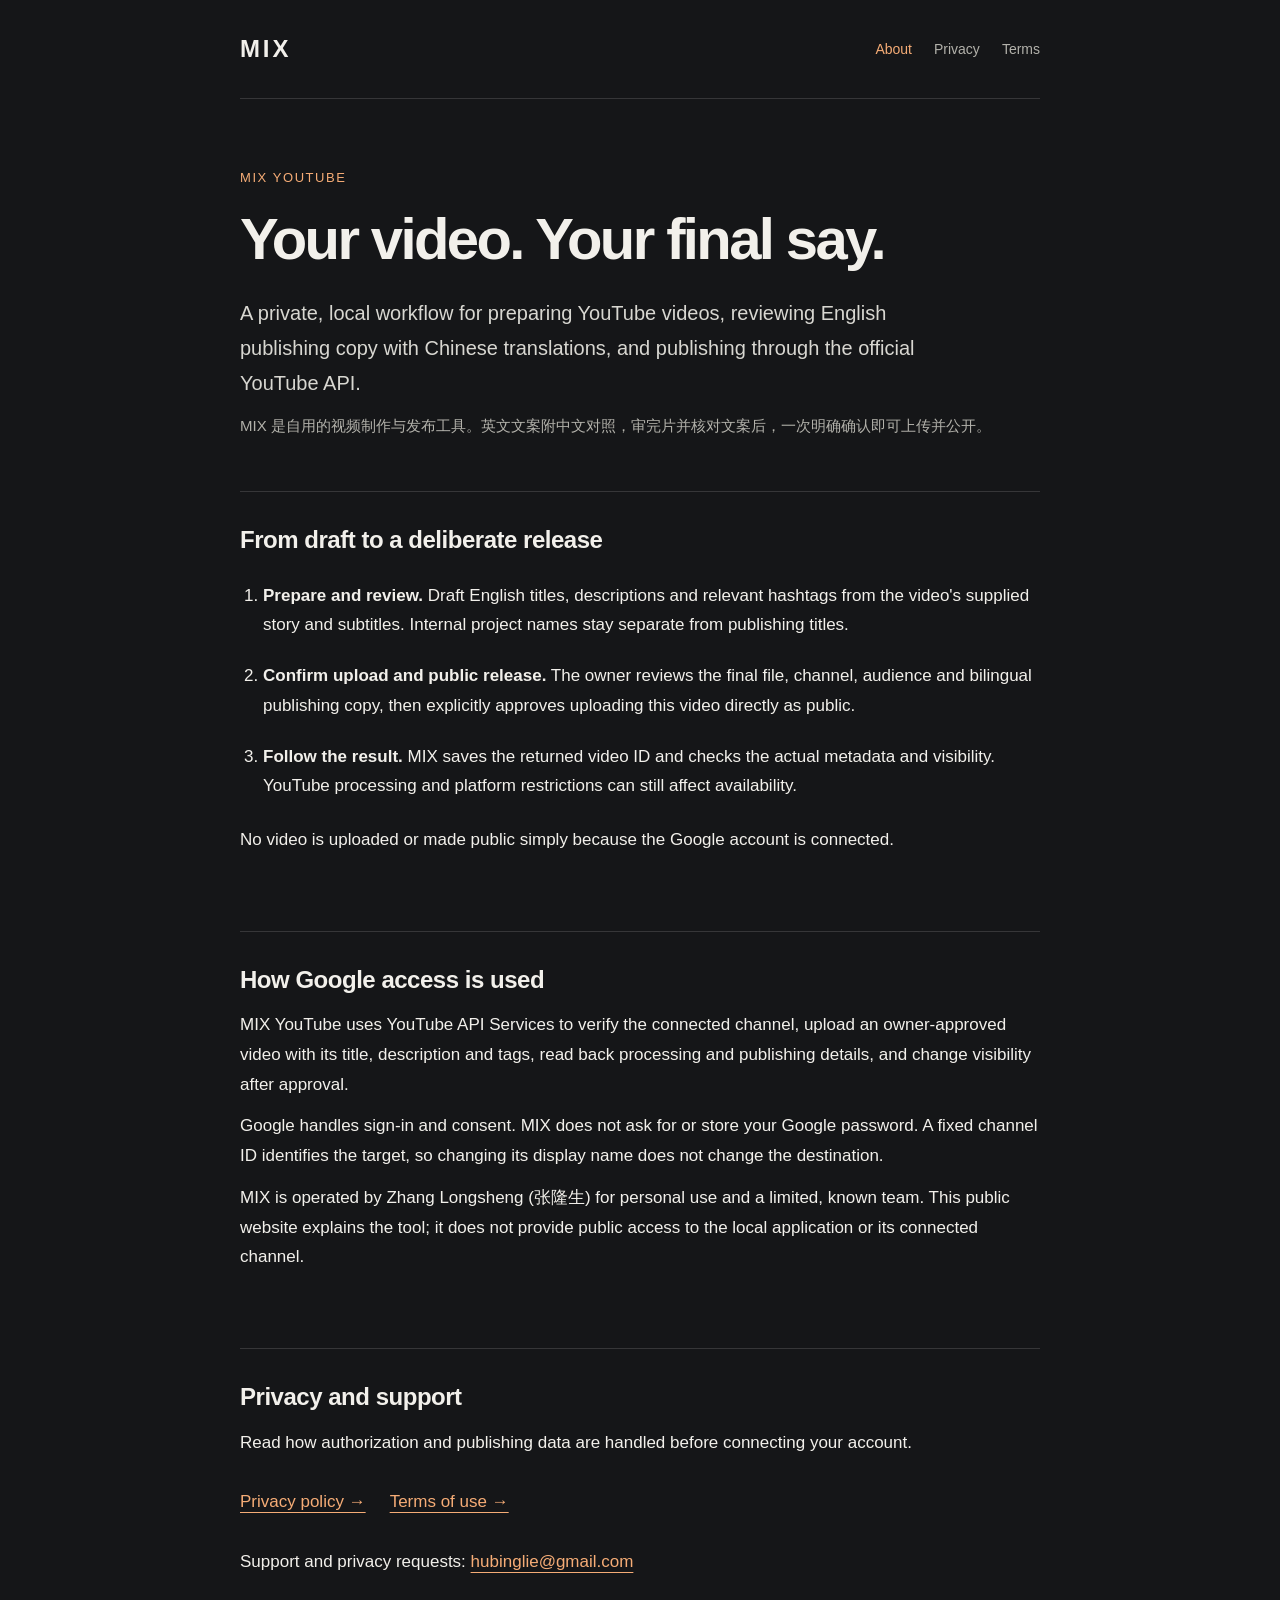
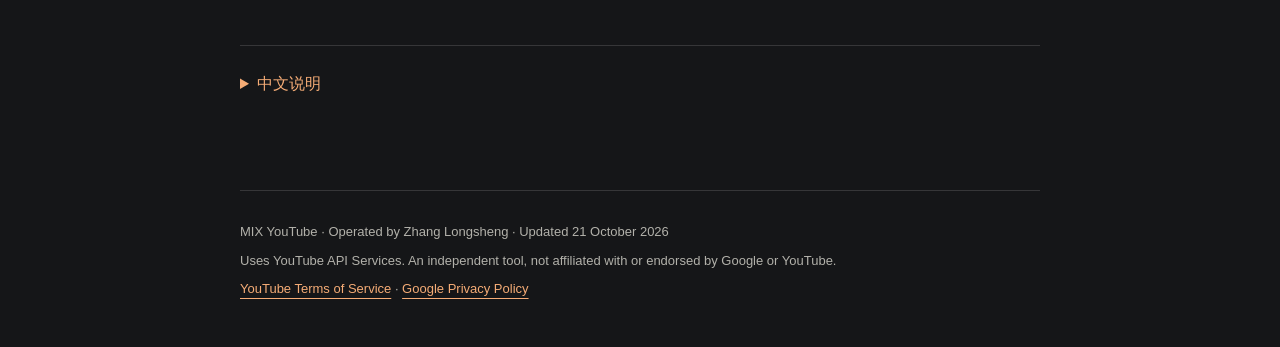
<file: index.html>
<!doctype html>
<html lang="en"><head><meta charset="utf-8"><meta name="google-site-verification" content="ojWZ1QvqROYVFVDHRxy0u-hA9PpCVSo7vSJ7QunUVjw"><meta name="viewport" content="width=device-width,initial-scale=1"><meta name="description" content="MIX YouTube is a private, local video publishing assistant with human review before upload and public release."><title>MIX YouTube · Video publishing with human review</title><link rel="stylesheet" href="site.css"></head>
<body><header><a class="brand" href="./" aria-label="MIX home">MIX</a><nav aria-label="Main navigation"><a href="./" aria-current="page">About</a><a href="privacy.html">Privacy</a><a href="terms.html">Terms</a></nav></header>
<main><div class="intro"><p class="eyebrow">MIX YouTube</p><h1>Your video. Your final say.</h1><p class="lead">A private, local workflow for preparing YouTube videos, reviewing English publishing copy with Chinese translations, and publishing through the official YouTube API.</p><p class="zh" lang="zh-CN">MIX 是自用的视频制作与发布工具。英文文案附中文对照，审完片并核对文案后，一次明确确认即可上传并公开。</p></div>
<section><h2>From draft to a deliberate release</h2><ol class="steps"><li><strong>Prepare and review.</strong> Draft English titles, descriptions and relevant hashtags from the video's supplied story and subtitles. Internal project names stay separate from publishing titles.</li><li><strong>Confirm upload and public release.</strong> The owner reviews the final file, channel, audience and bilingual publishing copy, then explicitly approves uploading this video directly as public.</li><li><strong>Follow the result.</strong> MIX saves the returned video ID and checks the actual metadata and visibility. YouTube processing and platform restrictions can still affect availability.</li></ol><p>No video is uploaded or made public simply because the Google account is connected.</p></section>
<section><h2>How Google access is used</h2><p>MIX YouTube uses YouTube API Services to verify the connected channel, upload an owner-approved video with its title, description and tags, read back processing and publishing details, and change visibility after approval.</p><p>Google handles sign-in and consent. MIX does not ask for or store your Google password. A fixed channel ID identifies the target, so changing its display name does not change the destination.</p><p>MIX is operated by Zhang Longsheng (张隆生) for personal use and a limited, known team. This public website explains the tool; it does not provide public access to the local application or its connected channel.</p></section>
<section><h2>Privacy and support</h2><p>Read how authorization and publishing data are handled before connecting your account.</p><div class="links"><a href="privacy.html">Privacy policy →</a><a href="terms.html">Terms of use →</a></div><p>Support and privacy requests: <a href="mailto:hubinglie@gmail.com">hubinglie@gmail.com</a></p></section>
<details lang="zh-CN"><summary>中文说明</summary><p>MIX 的“运营”负责依据当前视频的选段、剧情资料和字幕生成英文标题、简介、话题标签，并提供中文对照。内部选题名与实际发布标题分开。</p><p>账号连接只允许调用官方接口。操作时核对固定频道 ID，因此频道改名不影响绑定。每次上传前核对成片、双语文案、受众与频道，明确确认“上传并公开”后直接请求公开上传；系统保存视频编号并核对实际结果。平台处理或限制可能影响可播放状态。</p><p>此网页仅提供产品说明和隐私信息，不提供在线登录、上传或账号管理。请通过隐私政策了解数据处理、撤销授权和本地数据删除方式。</p></details>
</main><footer><p>MIX YouTube · Operated by Zhang Longsheng · Updated 21 October 2026</p><p>Uses YouTube API Services. An independent tool, not affiliated with or endorsed by Google or YouTube.</p><p><a href="https://www.youtube.com/t/terms">YouTube Terms of Service</a> · <a href="https://policies.google.com/privacy">Google Privacy Policy</a></p></footer></body></html>
</file>
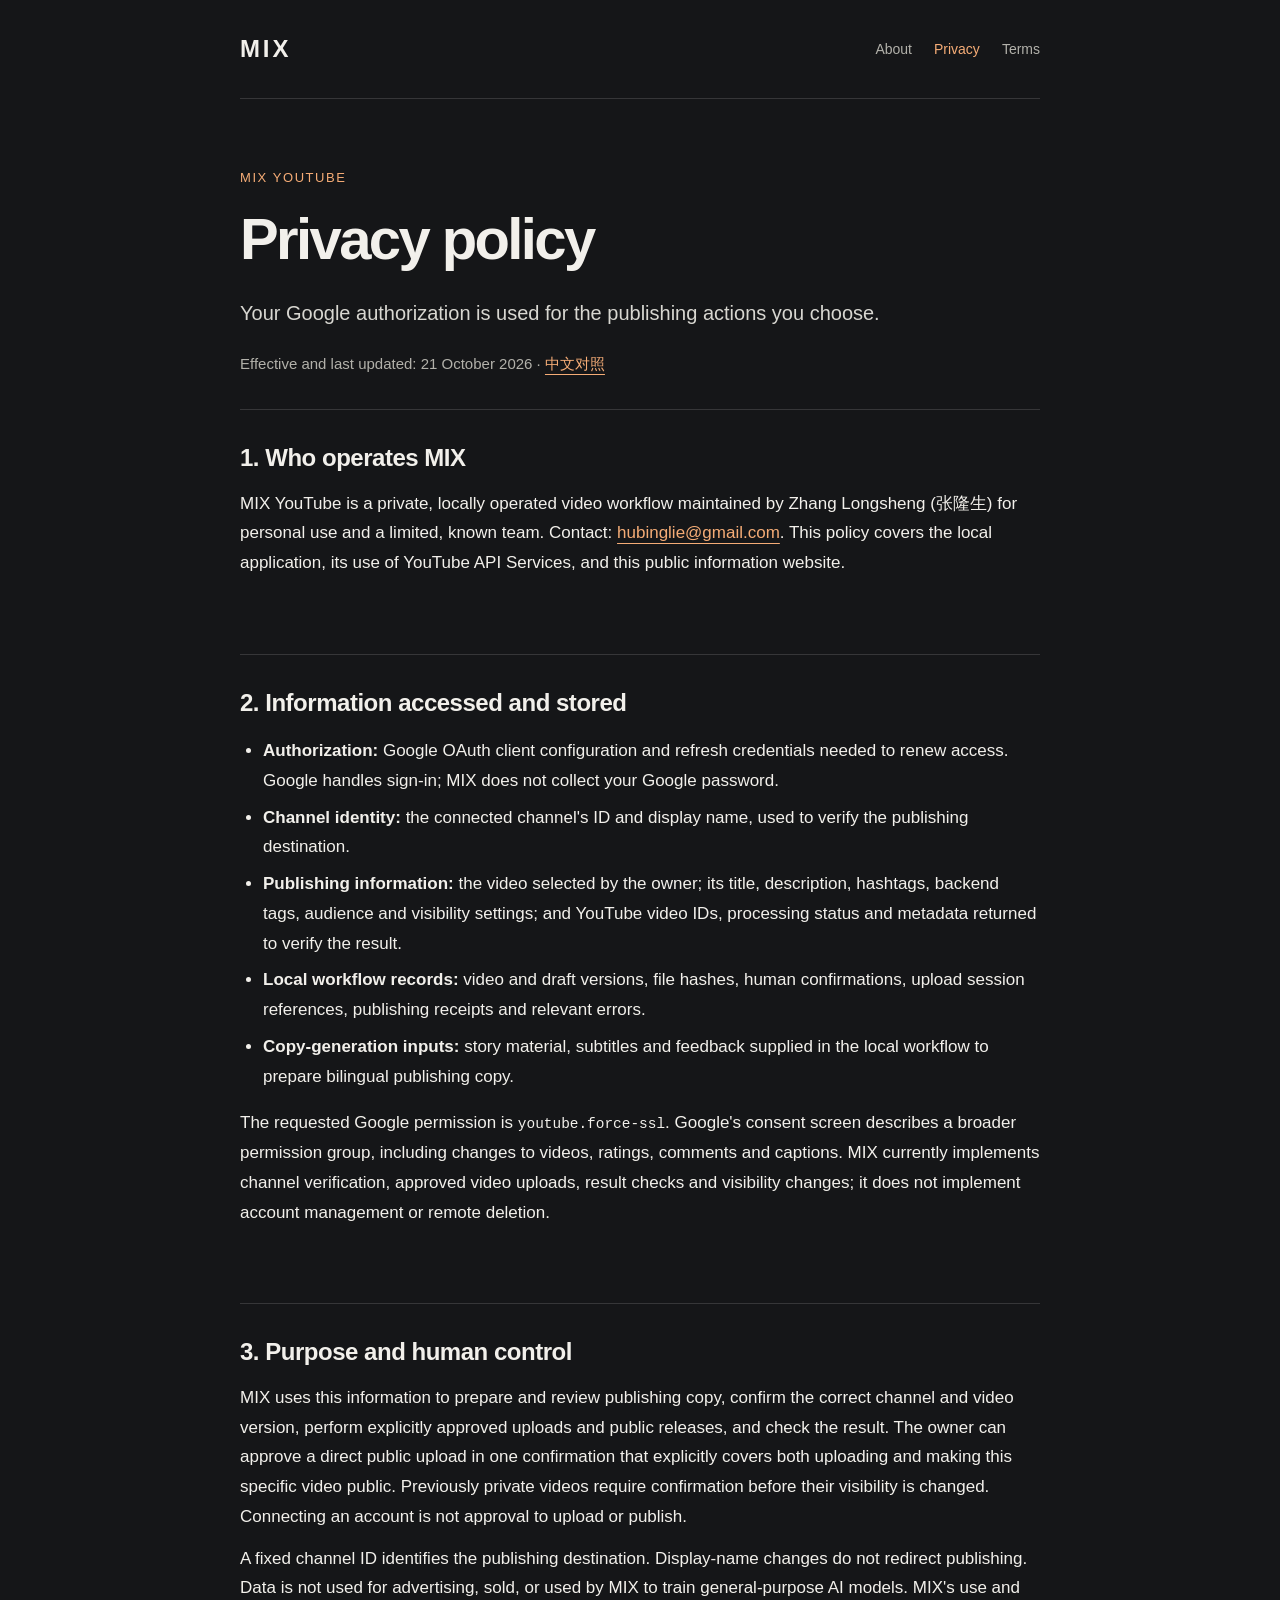
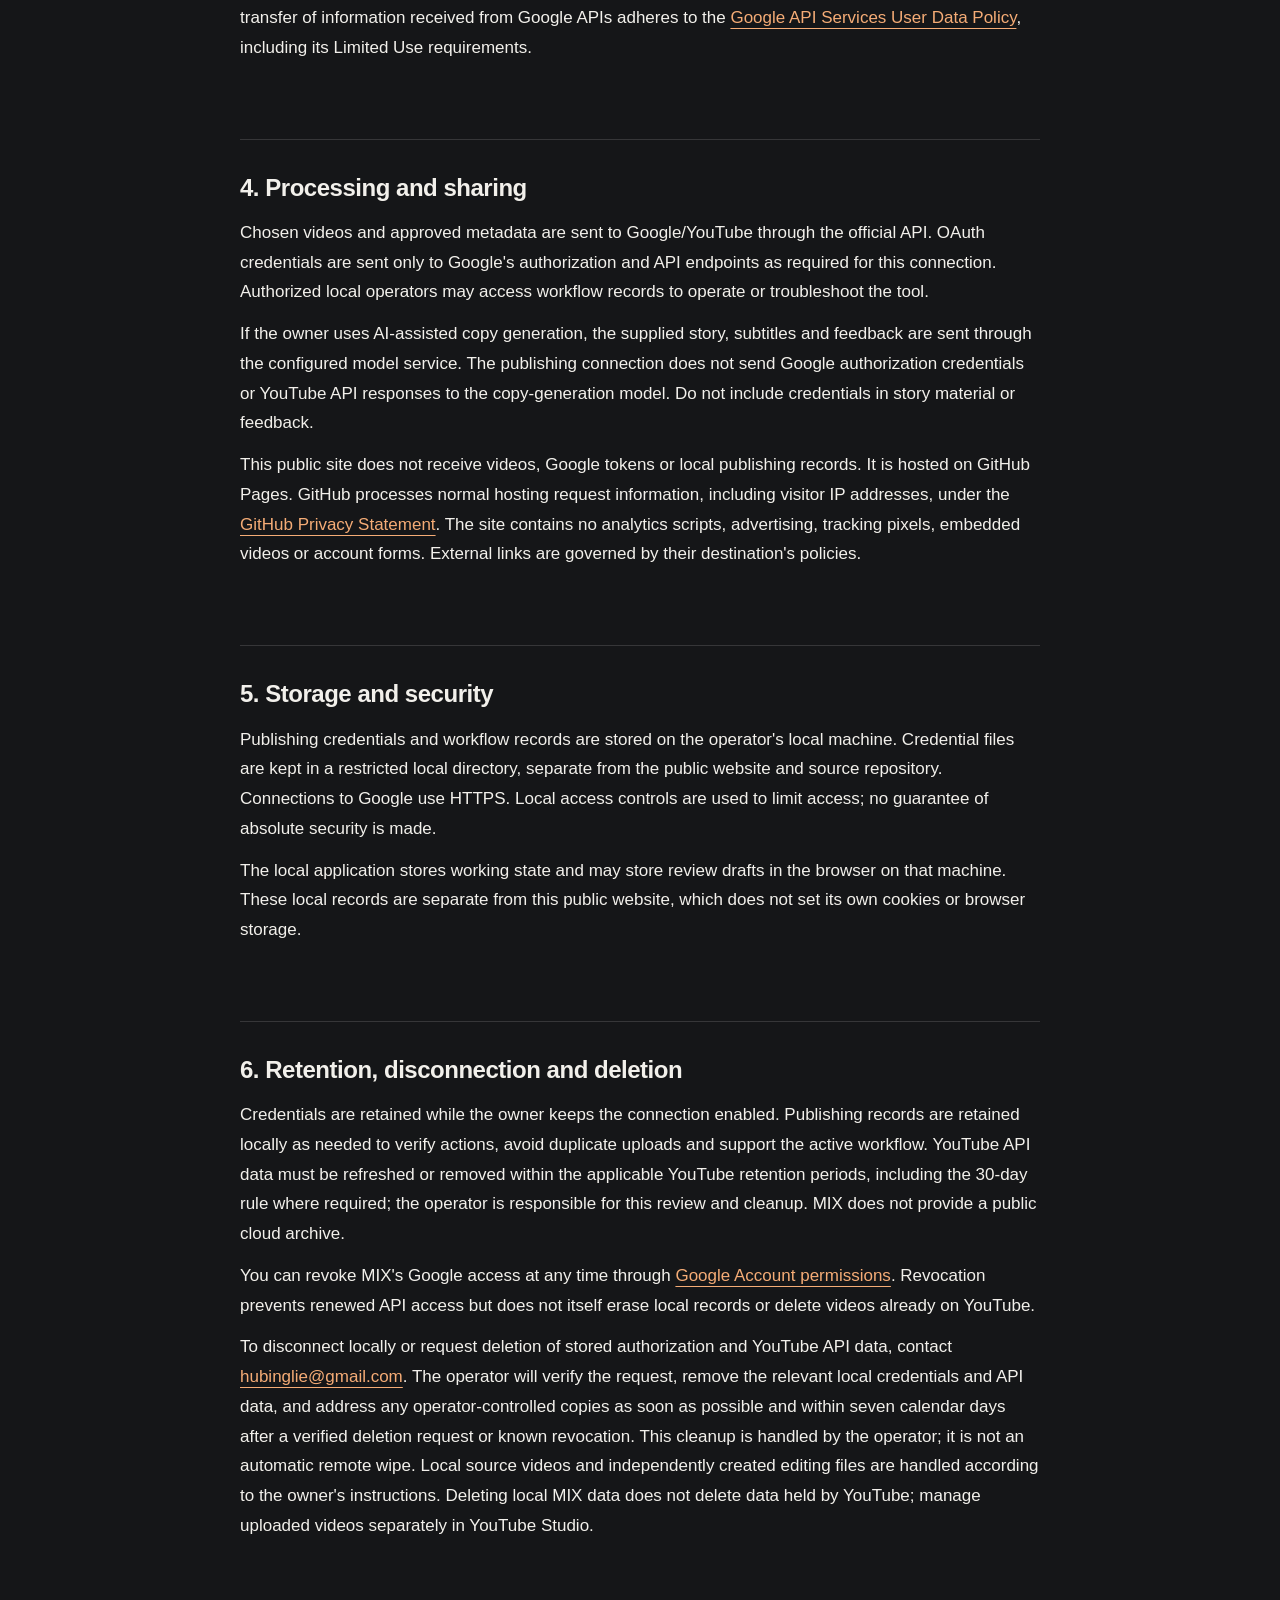
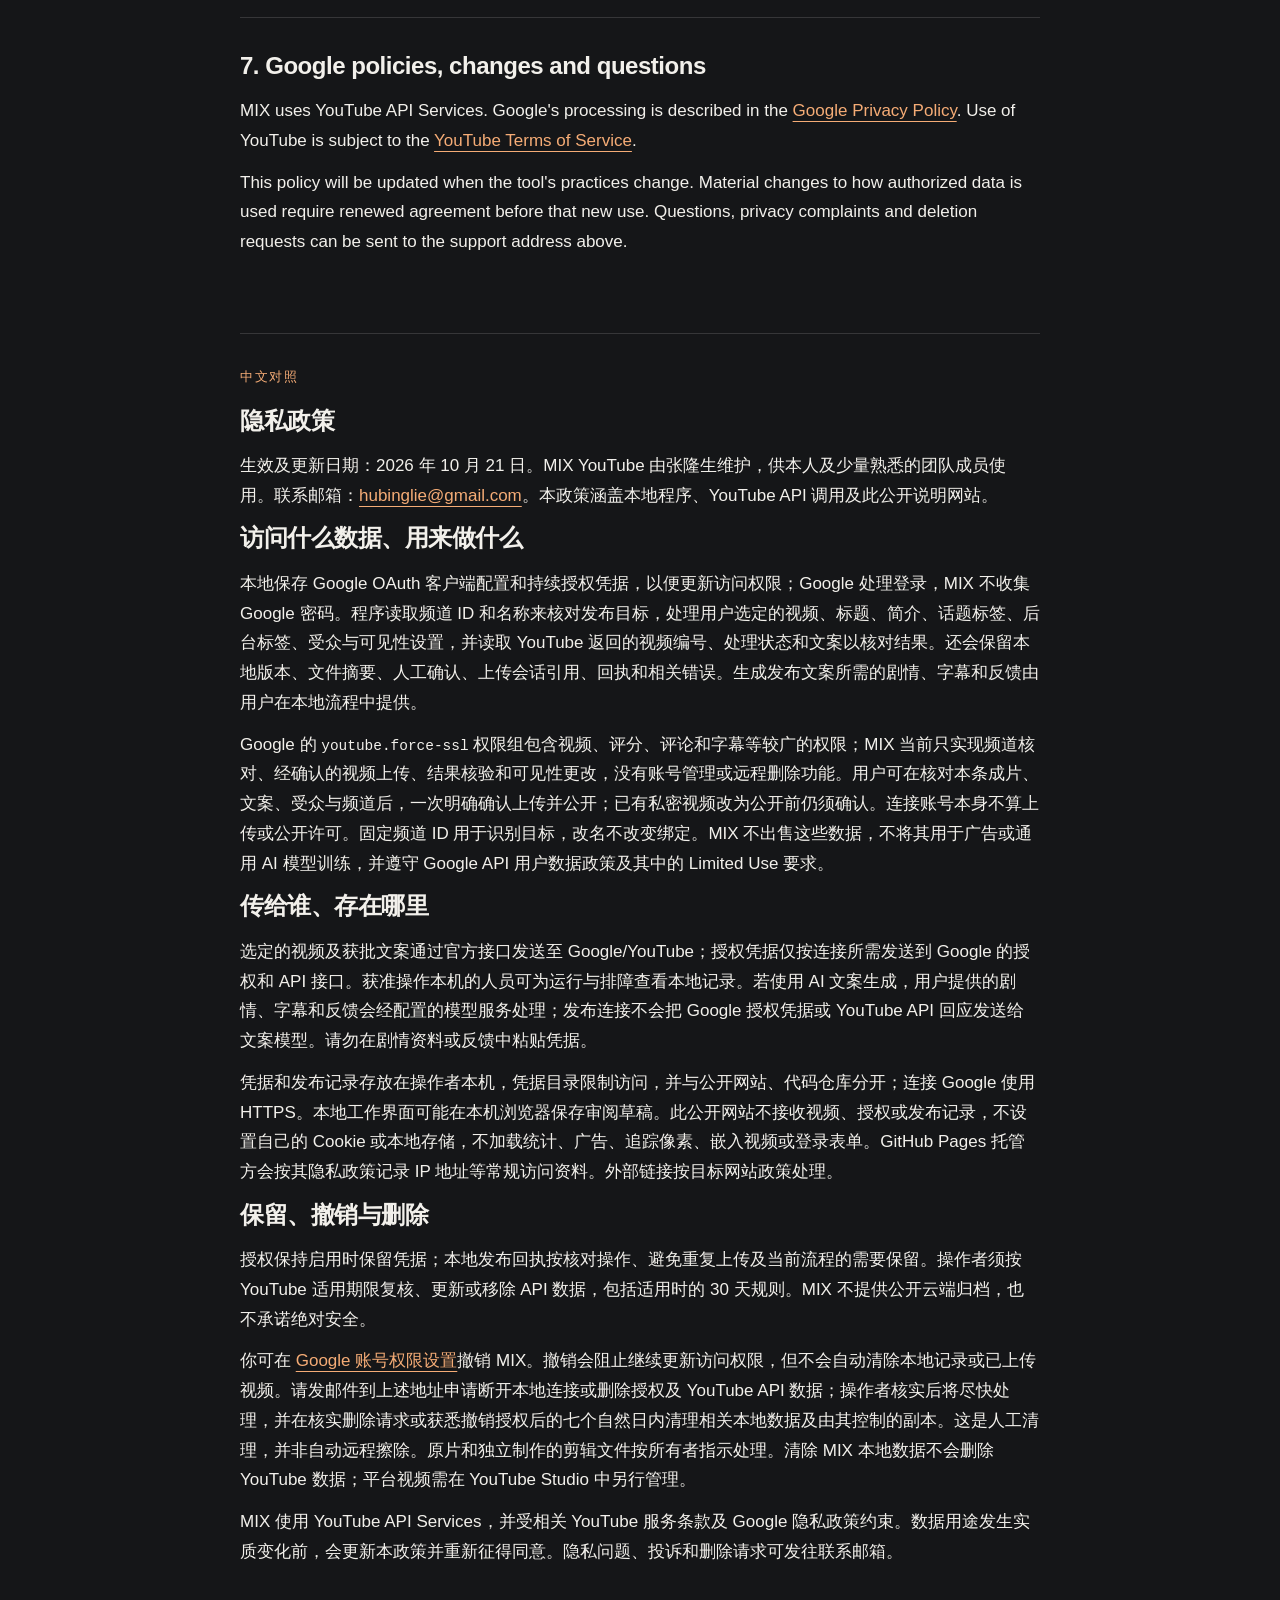
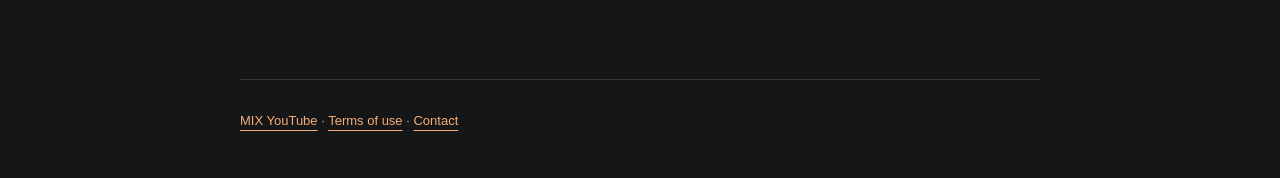
<file: privacy.html>
<!doctype html>
<html lang="en"><head><meta charset="utf-8"><meta name="viewport" content="width=device-width,initial-scale=1"><meta name="description" content="Privacy policy for MIX YouTube: Google authorization, local publishing data, user control, retention and deletion."><title>Privacy policy · MIX YouTube</title><link rel="stylesheet" href="site.css"></head>
<body><header><a class="brand" href="./" aria-label="MIX home">MIX</a><nav aria-label="Main navigation"><a href="./">About</a><a href="privacy.html" aria-current="page">Privacy</a><a href="terms.html">Terms</a></nav></header>
<main><p class="eyebrow">MIX YouTube</p><h1>Privacy policy</h1><p class="lead">Your Google authorization is used for the publishing actions you choose.</p><p class="meta">Effective and last updated: 21 October 2026 · <a href="#chinese">中文对照</a></p>
<section><h2>1. Who operates MIX</h2><p>MIX YouTube is a private, locally operated video workflow maintained by Zhang Longsheng (张隆生) for personal use and a limited, known team. Contact: <a href="mailto:hubinglie@gmail.com">hubinglie@gmail.com</a>. This policy covers the local application, its use of YouTube API Services, and this public information website.</p></section>
<section><h2>2. Information accessed and stored</h2><ul><li><strong>Authorization:</strong> Google OAuth client configuration and refresh credentials needed to renew access. Google handles sign-in; MIX does not collect your Google password.</li><li><strong>Channel identity:</strong> the connected channel's ID and display name, used to verify the publishing destination.</li><li><strong>Publishing information:</strong> the video selected by the owner; its title, description, hashtags, backend tags, audience and visibility settings; and YouTube video IDs, processing status and metadata returned to verify the result.</li><li><strong>Local workflow records:</strong> video and draft versions, file hashes, human confirmations, upload session references, publishing receipts and relevant errors.</li><li><strong>Copy-generation inputs:</strong> story material, subtitles and feedback supplied in the local workflow to prepare bilingual publishing copy.</li></ul><p>The requested Google permission is <code>youtube.force-ssl</code>. Google's consent screen describes a broader permission group, including changes to videos, ratings, comments and captions. MIX currently implements channel verification, approved video uploads, result checks and visibility changes; it does not implement account management or remote deletion.</p></section>
<section><h2>3. Purpose and human control</h2><p>MIX uses this information to prepare and review publishing copy, confirm the correct channel and video version, perform explicitly approved uploads and public releases, and check the result. The owner can approve a direct public upload in one confirmation that explicitly covers both uploading and making this specific video public. Previously private videos require confirmation before their visibility is changed. Connecting an account is not approval to upload or publish.</p><p>A fixed channel ID identifies the publishing destination. Display-name changes do not redirect publishing. Data is not used for advertising, sold, or used by MIX to train general-purpose AI models. MIX's use and transfer of information received from Google APIs adheres to the <a href="https://developers.google.com/terms/api-services-user-data-policy">Google API Services User Data Policy</a>, including its Limited Use requirements.</p></section>
<section><h2>4. Processing and sharing</h2><p>Chosen videos and approved metadata are sent to Google/YouTube through the official API. OAuth credentials are sent only to Google's authorization and API endpoints as required for this connection. Authorized local operators may access workflow records to operate or troubleshoot the tool.</p><p>If the owner uses AI-assisted copy generation, the supplied story, subtitles and feedback are sent through the configured model service. The publishing connection does not send Google authorization credentials or YouTube API responses to the copy-generation model. Do not include credentials in story material or feedback.</p><p>This public site does not receive videos, Google tokens or local publishing records. It is hosted on GitHub Pages. GitHub processes normal hosting request information, including visitor IP addresses, under the <a href="https://docs.github.com/en/site-policy/privacy-policies/github-general-privacy-statement">GitHub Privacy Statement</a>. The site contains no analytics scripts, advertising, tracking pixels, embedded videos or account forms. External links are governed by their destination's policies.</p></section>
<section><h2>5. Storage and security</h2><p>Publishing credentials and workflow records are stored on the operator's local machine. Credential files are kept in a restricted local directory, separate from the public website and source repository. Connections to Google use HTTPS. Local access controls are used to limit access; no guarantee of absolute security is made.</p><p>The local application stores working state and may store review drafts in the browser on that machine. These local records are separate from this public website, which does not set its own cookies or browser storage.</p></section>
<section><h2>6. Retention, disconnection and deletion</h2><p>Credentials are retained while the owner keeps the connection enabled. Publishing records are retained locally as needed to verify actions, avoid duplicate uploads and support the active workflow. YouTube API data must be refreshed or removed within the applicable YouTube retention periods, including the 30-day rule where required; the operator is responsible for this review and cleanup. MIX does not provide a public cloud archive.</p><p>You can revoke MIX's Google access at any time through <a href="https://security.google.com/settings/security/permissions">Google Account permissions</a>. Revocation prevents renewed API access but does not itself erase local records or delete videos already on YouTube.</p><p>To disconnect locally or request deletion of stored authorization and YouTube API data, contact <a href="mailto:hubinglie@gmail.com?subject=MIX%20data%20deletion%20request">hubinglie@gmail.com</a>. The operator will verify the request, remove the relevant local credentials and API data, and address any operator-controlled copies as soon as possible and within seven calendar days after a verified deletion request or known revocation. This cleanup is handled by the operator; it is not an automatic remote wipe. Local source videos and independently created editing files are handled according to the owner's instructions. Deleting local MIX data does not delete data held by YouTube; manage uploaded videos separately in YouTube Studio.</p></section>
<section><h2>7. Google policies, changes and questions</h2><p>MIX uses YouTube API Services. Google's processing is described in the <a href="https://policies.google.com/privacy">Google Privacy Policy</a>. Use of YouTube is subject to the <a href="https://www.youtube.com/t/terms">YouTube Terms of Service</a>.</p><p>This policy will be updated when the tool's practices change. Material changes to how authorized data is used require renewed agreement before that new use. Questions, privacy complaints and deletion requests can be sent to the support address above.</p></section>
<section id="chinese" lang="zh-CN"><p class="eyebrow">中文对照</p><h2>隐私政策</h2><p>生效及更新日期：2026 年 10 月 21 日。MIX YouTube 由张隆生维护，供本人及少量熟悉的团队成员使用。联系邮箱：<a href="mailto:hubinglie@gmail.com">hubinglie@gmail.com</a>。本政策涵盖本地程序、YouTube API 调用及此公开说明网站。</p><h2>访问什么数据、用来做什么</h2><p>本地保存 Google OAuth 客户端配置和持续授权凭据，以便更新访问权限；Google 处理登录，MIX 不收集 Google 密码。程序读取频道 ID 和名称来核对发布目标，处理用户选定的视频、标题、简介、话题标签、后台标签、受众与可见性设置，并读取 YouTube 返回的视频编号、处理状态和文案以核对结果。还会保留本地版本、文件摘要、人工确认、上传会话引用、回执和相关错误。生成发布文案所需的剧情、字幕和反馈由用户在本地流程中提供。</p><p>Google 的 <code>youtube.force-ssl</code> 权限组包含视频、评分、评论和字幕等较广的权限；MIX 当前只实现频道核对、经确认的视频上传、结果核验和可见性更改，没有账号管理或远程删除功能。用户可在核对本条成片、文案、受众与频道后，一次明确确认上传并公开；已有私密视频改为公开前仍须确认。连接账号本身不算上传或公开许可。固定频道 ID 用于识别目标，改名不改变绑定。MIX 不出售这些数据，不将其用于广告或通用 AI 模型训练，并遵守 Google API 用户数据政策及其中的 Limited Use 要求。</p><h2>传给谁、存在哪里</h2><p>选定的视频及获批文案通过官方接口发送至 Google/YouTube；授权凭据仅按连接所需发送到 Google 的授权和 API 接口。获准操作本机的人员可为运行与排障查看本地记录。若使用 AI 文案生成，用户提供的剧情、字幕和反馈会经配置的模型服务处理；发布连接不会把 Google 授权凭据或 YouTube API 回应发送给文案模型。请勿在剧情资料或反馈中粘贴凭据。</p><p>凭据和发布记录存放在操作者本机，凭据目录限制访问，并与公开网站、代码仓库分开；连接 Google 使用 HTTPS。本地工作界面可能在本机浏览器保存审阅草稿。此公开网站不接收视频、授权或发布记录，不设置自己的 Cookie 或本地存储，不加载统计、广告、追踪像素、嵌入视频或登录表单。GitHub Pages 托管方会按其隐私政策记录 IP 地址等常规访问资料。外部链接按目标网站政策处理。</p><h2>保留、撤销与删除</h2><p>授权保持启用时保留凭据；本地发布回执按核对操作、避免重复上传及当前流程的需要保留。操作者须按 YouTube 适用期限复核、更新或移除 API 数据，包括适用时的 30 天规则。MIX 不提供公开云端归档，也不承诺绝对安全。</p><p>你可在 <a href="https://security.google.com/settings/security/permissions">Google 账号权限设置</a>撤销 MIX。撤销会阻止继续更新访问权限，但不会自动清除本地记录或已上传视频。请发邮件到上述地址申请断开本地连接或删除授权及 YouTube API 数据；操作者核实后将尽快处理，并在核实删除请求或获悉撤销授权后的七个自然日内清理相关本地数据及由其控制的副本。这是人工清理，并非自动远程擦除。原片和独立制作的剪辑文件按所有者指示处理。清除 MIX 本地数据不会删除 YouTube 数据；平台视频需在 YouTube Studio 中另行管理。</p><p>MIX 使用 YouTube API Services，并受相关 YouTube 服务条款及 Google 隐私政策约束。数据用途发生实质变化前，会更新本政策并重新征得同意。隐私问题、投诉和删除请求可发往联系邮箱。</p></section>
</main><footer><p><a href="./">MIX YouTube</a> · <a href="terms.html">Terms of use</a> · <a href="mailto:hubinglie@gmail.com">Contact</a></p></footer></body></html>
</file>
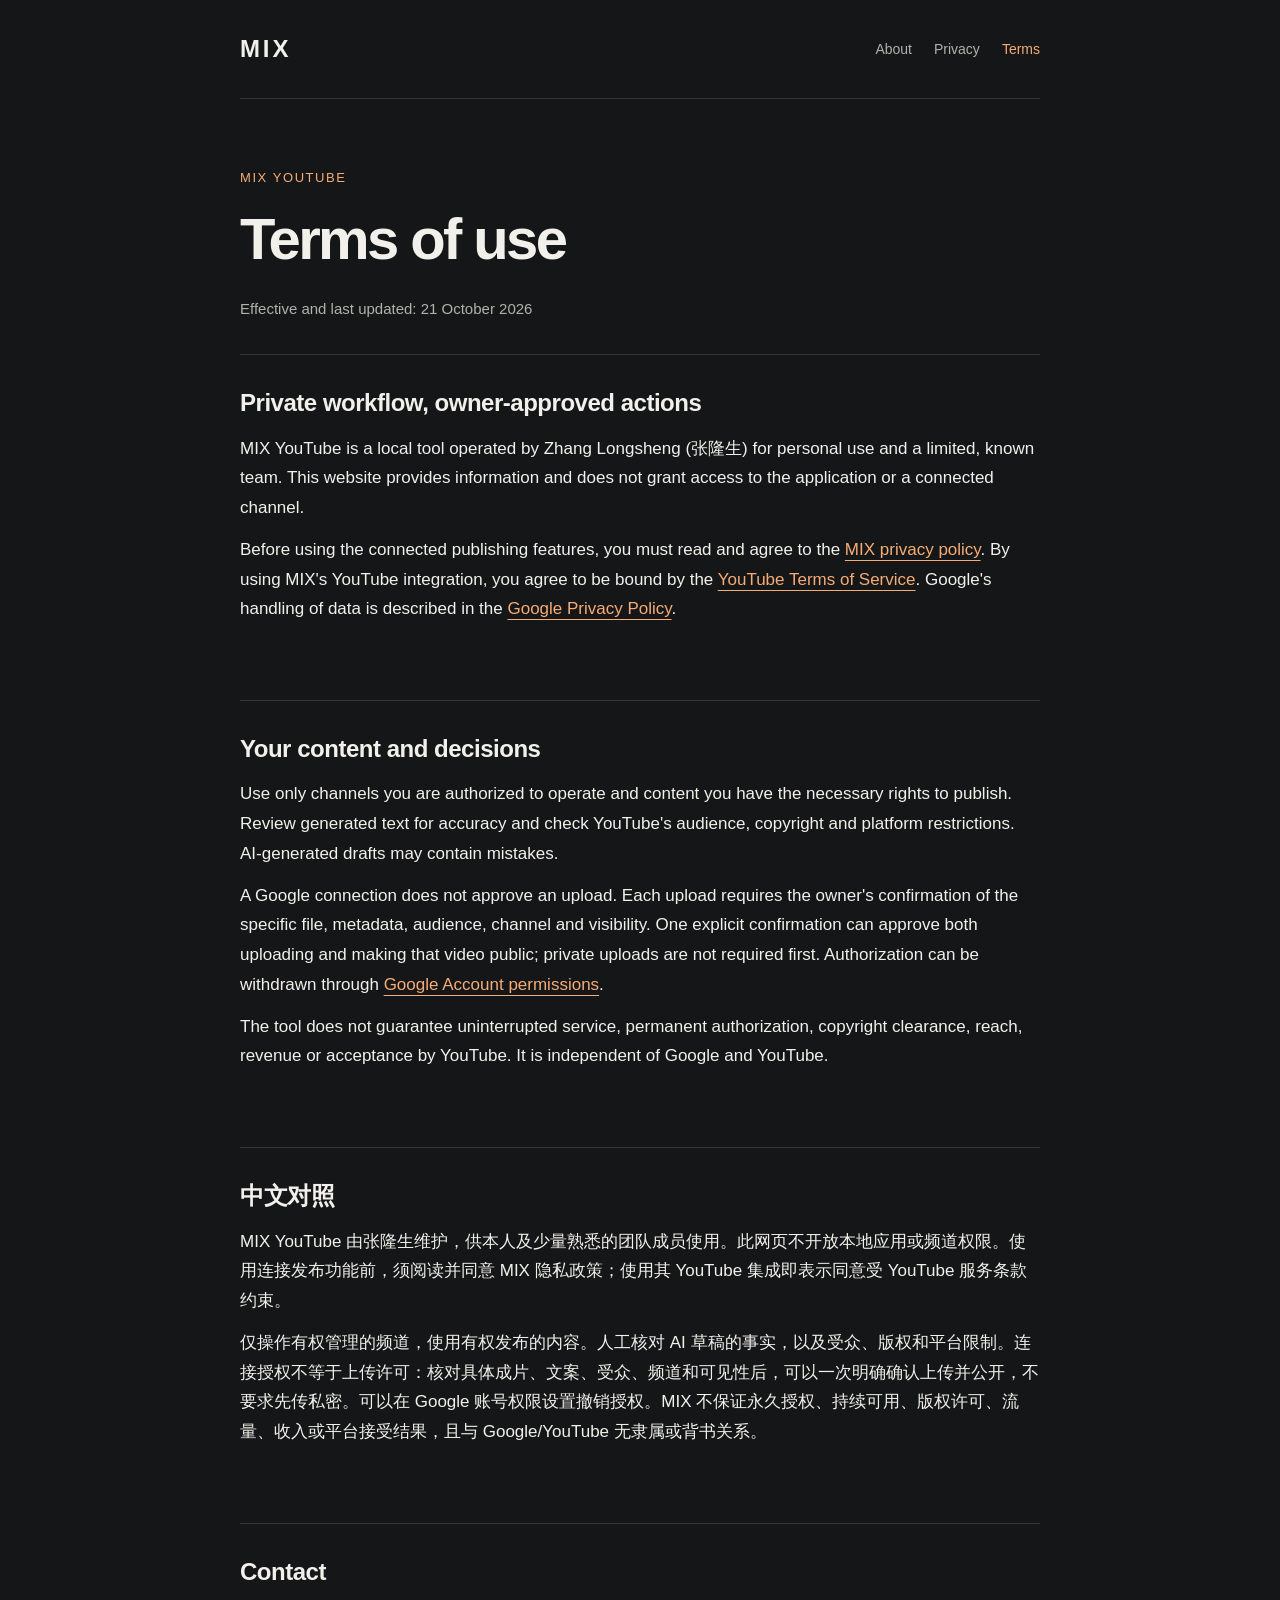
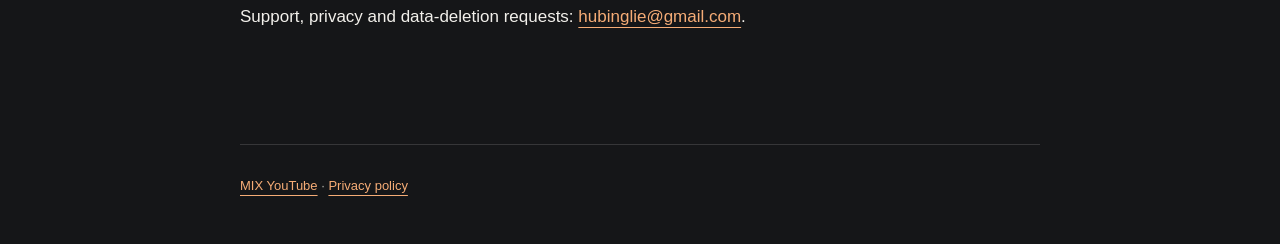
<file: terms.html>
<!doctype html>
<html lang="en"><head><meta charset="utf-8"><meta name="viewport" content="width=device-width,initial-scale=1"><meta name="description" content="Terms of use for the private MIX YouTube publishing workflow."><title>Terms of use · MIX YouTube</title><link rel="stylesheet" href="site.css"></head>
<body><header><a class="brand" href="./" aria-label="MIX home">MIX</a><nav aria-label="Main navigation"><a href="./">About</a><a href="privacy.html">Privacy</a><a href="terms.html" aria-current="page">Terms</a></nav></header>
<main><p class="eyebrow">MIX YouTube</p><h1>Terms of use</h1><p class="meta">Effective and last updated: 21 October 2026</p><section><h2>Private workflow, owner-approved actions</h2><p>MIX YouTube is a local tool operated by Zhang Longsheng (张隆生) for personal use and a limited, known team. This website provides information and does not grant access to the application or a connected channel.</p><p>Before using the connected publishing features, you must read and agree to the <a href="privacy.html">MIX privacy policy</a>. By using MIX's YouTube integration, you agree to be bound by the <a href="https://www.youtube.com/t/terms">YouTube Terms of Service</a>. Google's handling of data is described in the <a href="https://policies.google.com/privacy">Google Privacy Policy</a>.</p></section><section><h2>Your content and decisions</h2><p>Use only channels you are authorized to operate and content you have the necessary rights to publish. Review generated text for accuracy and check YouTube's audience, copyright and platform restrictions. AI-generated drafts may contain mistakes.</p><p>A Google connection does not approve an upload. Each upload requires the owner's confirmation of the specific file, metadata, audience, channel and visibility. One explicit confirmation can approve both uploading and making that video public; private uploads are not required first. Authorization can be withdrawn through <a href="https://security.google.com/settings/security/permissions">Google Account permissions</a>.</p><p>The tool does not guarantee uninterrupted service, permanent authorization, copyright clearance, reach, revenue or acceptance by YouTube. It is independent of Google and YouTube.</p></section><section lang="zh-CN"><h2>中文对照</h2><p>MIX YouTube 由张隆生维护，供本人及少量熟悉的团队成员使用。此网页不开放本地应用或频道权限。使用连接发布功能前，须阅读并同意 MIX 隐私政策；使用其 YouTube 集成即表示同意受 YouTube 服务条款约束。</p><p>仅操作有权管理的频道，使用有权发布的内容。人工核对 AI 草稿的事实，以及受众、版权和平台限制。连接授权不等于上传许可：核对具体成片、文案、受众、频道和可见性后，可以一次明确确认上传并公开，不要求先传私密。可以在 Google 账号权限设置撤销授权。MIX 不保证永久授权、持续可用、版权许可、流量、收入或平台接受结果，且与 Google/YouTube 无隶属或背书关系。</p></section><section><h2>Contact</h2><p>Support, privacy and data-deletion requests: <a href="mailto:hubinglie@gmail.com">hubinglie@gmail.com</a>.</p></section></main><footer><p><a href="./">MIX YouTube</a> · <a href="privacy.html">Privacy policy</a></p></footer></body></html>
</file>
<file: site.css>
:root{color-scheme:dark;--bg:#151618;--ink:#f2f0eb;--muted:#b2b1aa;--line:#363638;--accent:#f5ac76}*{box-sizing:border-box}html{scroll-behavior:smooth}body{margin:0;background:var(--bg);color:var(--ink);font:17px/1.75 -apple-system,BlinkMacSystemFont,"Segoe UI",sans-serif}header,main,footer{width:min(800px,calc(100% - 48px));margin:auto}header{display:flex;align-items:center;justify-content:space-between;gap:24px;padding:28px 0;border-bottom:1px solid var(--line)}.brand{color:var(--ink);font-weight:800;font-size:24px;letter-spacing:.12em;text-decoration:none}nav{display:flex;gap:22px;flex-wrap:wrap;font-size:14px}a{color:var(--accent);text-underline-offset:5px}a:hover{color:var(--ink)}a:focus-visible,summary:focus-visible{outline:2px solid var(--accent);outline-offset:5px}nav a{color:var(--muted);text-decoration:none}nav a[aria-current=page]{color:var(--accent)}main{padding:68px 0}.eyebrow{margin:0 0 16px;color:var(--accent);font-size:13px;letter-spacing:.12em;text-transform:uppercase}h1{font-size:clamp(34px,6vw,58px);line-height:1.14;letter-spacing:-.045em;max-width:750px;margin:0 0 24px}h2{font-size:24px;line-height:1.35;margin:0 0 14px;letter-spacing:-.02em}p{margin:12px 0}.lead{font-size:20px;color:#d8d7d1;max-width:680px}.meta,.zh{color:var(--muted);font-size:15px}.meta{margin:20px 0 0}section{padding:32px 0;border-top:1px solid var(--line);margin-top:32px}.intro{margin-bottom:52px}.steps{padding-left:23px}.steps li{padding:7px 0}details{padding:24px 0;border-top:1px solid var(--line);margin-top:24px}summary{cursor:pointer;color:var(--accent);font-size:16px}details h2{font-size:21px;margin-top:28px}.note{border-left:2px solid var(--accent);padding-left:20px;margin:28px 0}.links{display:flex;gap:24px;flex-wrap:wrap;margin:30px 0}footer{border-top:1px solid var(--line);padding:24px 0 40px;color:var(--muted);font-size:13px}footer p{margin:6px 0}code{font-size:.85em;overflow-wrap:anywhere}ul{padding-left:23px}li+li{margin-top:7px}@media(max-width:560px){body{font-size:16px}header,main,footer{width:calc(100% - 36px)}header{align-items:flex-start;gap:18px}nav{gap:12px;font-size:13px;justify-content:flex-end}main{padding:44px 0}h1{font-size:38px}.lead{font-size:18px}section{padding:26px 0;margin-top:26px}}@media(prefers-reduced-motion:reduce){html{scroll-behavior:auto}}
</file>
